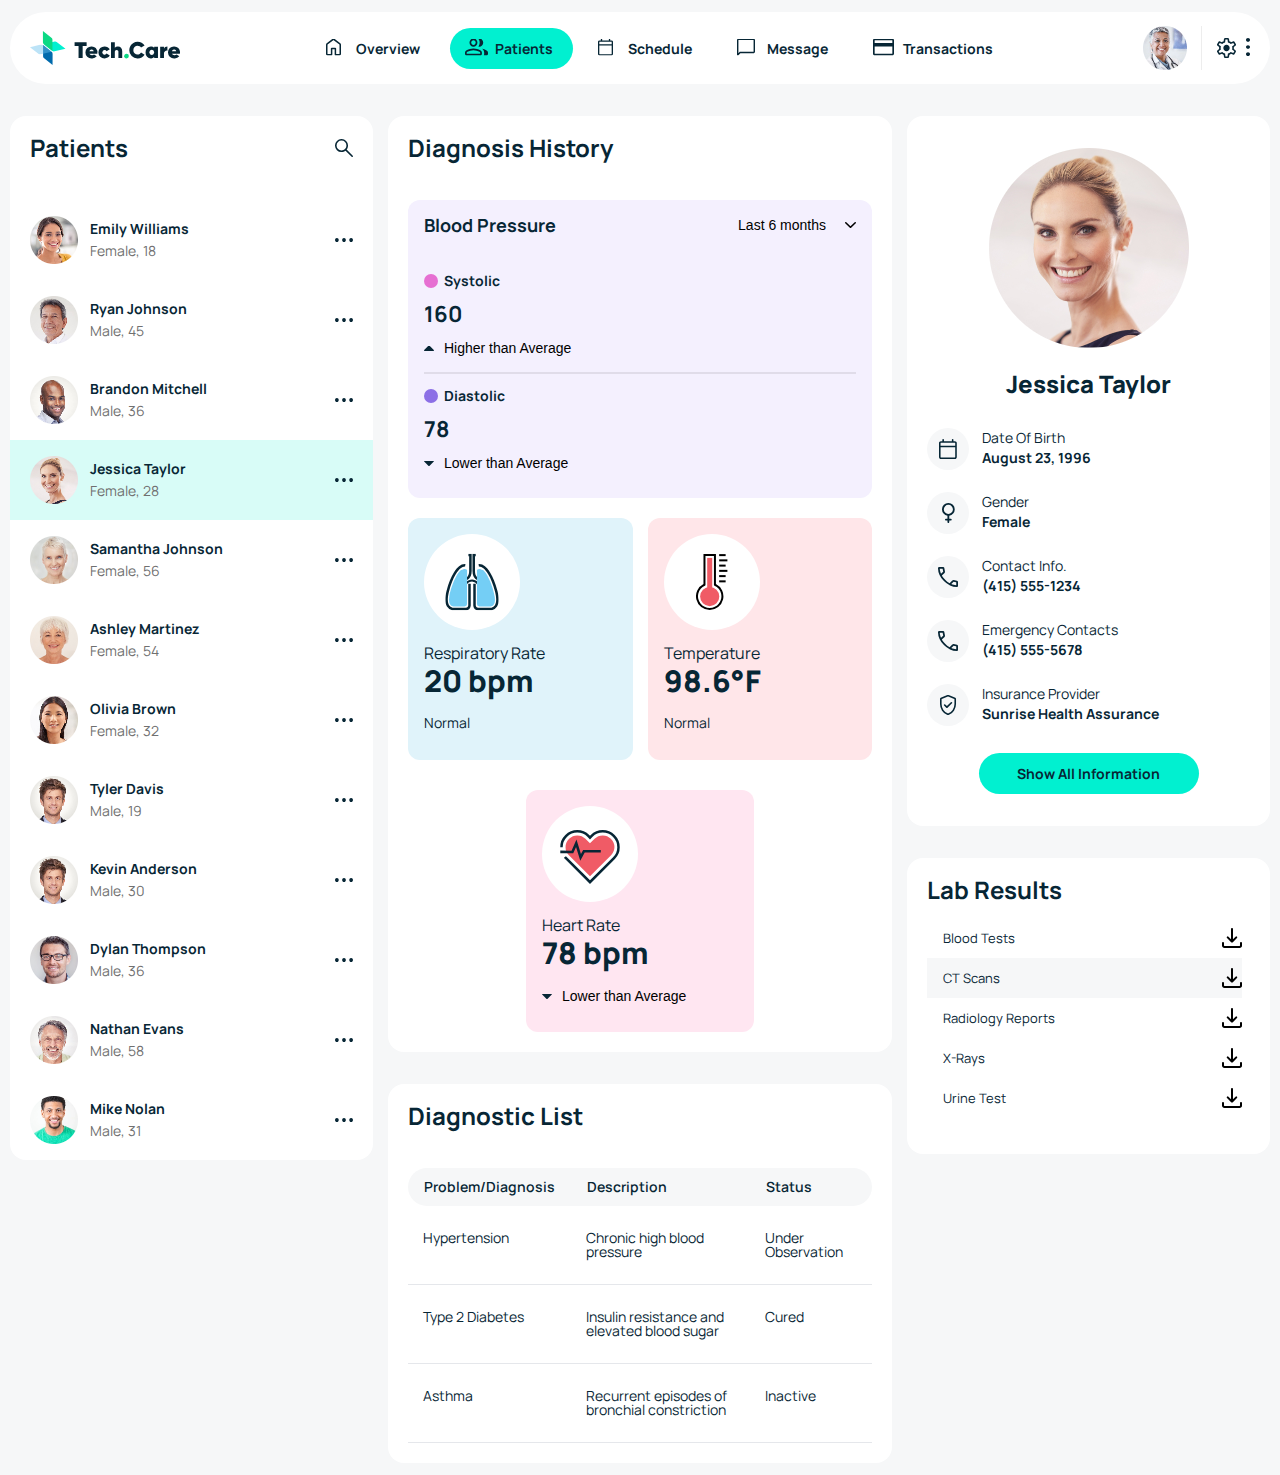
<file: Coliation-Ass/index.html>
<!DOCTYPE html>
<html class="no-js" lang="en-US">

<head>
<meta charset="utf-8">
<meta name="viewport" content="width=device-width, initial-scale=1">
<title>Canoy</title>

<link rel="stylesheet" href="css/style.css">
<link rel="stylesheet" href="css/media.css">
<link rel="stylesheet" href="css/hamburgers.min.css">

</head>
    <body class="front_page">
      <div class="healthcare_dashboard">
        <div class="wrapper">
          <!-- Header -->
            <header>
                <div class="header_con">
                  <div class="header_logo">
                    <a href="index.html"><figure><img src="images/TestLogo.svg" alt="Testlogo" /></figure>
                    </a>
                  </div>

                  <div class="header_right_holder">
                    <div class="header_right_info">
                      <div class="header_account text-hidden" id="headerAccount">
                          <figure><img src="images/senior-woman.png" alt="Doctor Smiling"></figcaption></figure>
                          <h3>Dr.Jose Simmons <span>General Practitioner</h3>
                      </div>
                      <div class="header_controls">
                          <div class="settings"><figure><img src="images/settings.svg" alt="settings"></figure></div>
                          <div class="header_more"><figure><img src="images/more-vertical.svg" alt="vertical three dots"></figure></div>
                      </div>
                    </div>
                </div>

                </div>
            </header>
          <!-- End Header -->

           <!-- Navigation -->
          <div id="nav_area">
            <div class="nav_toggle_button">
              <div class="toggle_holder">
                <div class="hamburger hamburger--spin-r">
                  <div class="hamburger-box">
                    <div class="hamburger-inner"></div>
                  </div>
                </div>
              </div>
              <div class="clearfix"></div>
            </div>

            <div class="toggle_right_nav">
              <nav class="page_nav">
                <div class="menu_slide_right">
                  <div class="toggle_holder">
                    <div class="hamburger hamburger--spin-r">
                      <div class="hamburger-box">
                        <div class="hamburger-inner"></div>
                      </div>
                    </div>
                  </div>
                  <div class="clearfix"></div>
                </div>
                  <ul>
                    <li><a href="">Overview</a></li>
                        <li class="current_page_item"><a href="">Patients</a></li>
                        <li><a href="">Schedule</a></li>
                        <li><a href="">Message</a></li>
                        <li><a href="">Transactions</a></li>
                  </ul>
              </nav>
              <div class="toggle_nav_close"></div>
            </div>
          </div>

          <div id="dashboard">
              <div class="dashboard_con">
                    <div class="dashboard_flexbox">

                        <div class="sidebar_left_con">
                              <div class="patients_info">
                                  <h2 class="heading_rep">Patients</h2>
                                  <span class="search"></span>
                              </div>

                              <div class="patients_boxes">
                                  <section>
                                    <div class="patient_box_info">
                                      <figure> <img src="images/1.png" alt="Emily"></img></figure>
                                      <h3>Emily Williams <span class="age">Female, 18</span></h3>
                                      <div class="patient_more"></div>
                                    </div>
                                    <a href="javascript:;"></a>
                                  </section>

                                  <section>
                                    <div class="patient_box_info">
                                      <figure> <img src="images/2.png" alt="Ryan"></img></figure>
                                      <h3>Ryan Johnson <span class="age">Male, 45</span></h3>
                                      <div class="patient_more"></div>
                                    </div>
                                    <a href="javascript:;"></a>
                                  </section>

                                  <section>
                                    <div class="patient_box_info">
                                      <figure> <img src="images/3.png" alt="Brandon"></img></figure>
                                      <h3>Brandon Mitchell  <span class="age">Male, 36</span></h3>
                                      <div class="patient_more"></div>
                                    </div>
                                    <a href="javascript:;"></a>
                                  </section>

                                  <section class="current_patient_select">
                                    <div class="patient_box_info">
                                      <figure> <img src="images/4.png" alt="Jessica"></img></figure>
                                      <h3>Jessica Taylor <span class="age">Female, 28</span></h3>
                                      <div class="patient_more"></div>
                                    </div>
                                    <a href="javascript:;"></a>
                                  </section>

                                  <section>
                                    <div class="patient_box_info">
                                      <figure> <img src="images/5.png" alt="Samantha"></img></figure>
                                      <h3>Samantha Johnson <span class="age">Female, 56</span></h3>
                                      <div class="patient_more"></div>
                                    </div>
                                    <a href="javascript:;"></a>
                                  </section>

                                  <section>
                                    <div class="patient_box_info">
                                      <figure> <img src="images/6.png" alt="Ashley"></img></figure>
                                      <h3>Ashley Martinez<span class="age">Female, 54</span></h3>
                                      <div class="patient_more"></div>
                                    </div>
                                    <a href="javascript:;"></a>
                                  </section>

                                  <section>
                                    <div class="patient_box_info">
                                      <figure> <img src="images/7.png" alt="Olivia"></img></figure>
                                      <h3>Olivia Brown <span class="age">Female, 32</span></h3>
                                      <div class="patient_more"></div>
                                    </div>
                                    <a href="javascript:;"></a>
                                  </section>
                                  
                                  <section>
                                    <div class="patient_box_info">
                                      <figure> <img src="images/8.png" alt="Tyler"></img></figure>
                                      <h3>Tyler Davis<span class="age">Male, 19</span></h3>
                                      <div class="patient_more"></div>
                                    </div>
                                    <a href="javascript:;"></a>
                                  </section>
                                  
                                  <section>
                                    <div class="patient_box_info">
                                      <figure> <img src="images/8.png" alt="Kevin"></img></figure>
                                      <h3>Kevin Anderson <span class="age">Male, 30</span></h3>
                                      <div class="patient_more"></div>
                                    </div>
                                    <a href="javascript:;"></a>
                                  </section>
                                  
                                  <section>
                                    <div class="patient_box_info">
                                      <figure> <img src="images/10.png" alt="Dylan"></img></figure>
                                      <h3>Dylan Thompson <span class="age">Male, 36</span></h3>
                                      <div class="patient_more"></div>
                                    </div>
                                    <a href="javascript:;"></a>
                                  </section>
                                  
                                  <section>
                                    <div class="patient_box_info">
                                      <figure> <img src="images/11.png" alt="Nathaniel"></img></figure>
                                      <h3>Nathan Evans <span class="age">Male, 58</span></h3>
                                      <div class="patient_more"></div>
                                    </div>
                                    <a href="javascript:;"></a>
                                  </section>
                                  
                                  <section>
                                    <div class="patient_box_info">
                                      <figure> <img src="images/12.png" alt="Mike"></img></figure>
                                      <h3>Mike Nolan <span class="age">Male, 31</span></h3>
                                      <div class="patient_more"></div>
                                    </div>
                                    <a href="javascript:;"></a>
                                  </section>
                                  
                              </div>
                        </div>

                        <div class="diagnosis_con">
                              <div class="diagnosis_history_box">
                                  <div class="diagnosis_history_info">
                                      <h2 class="heading_rep">Diagnosis History</h2>
                                  </div>
                            

                              <div class="diagnosis_chart_con">
                                  <div class="diagnosis_chart_box">
                                        <div class="diagnosis_chart_box_info">
                                            <h2>Blood Pressure</h2>
                                            <div class="diagnosis_chart_dropdown">
                                              <select name="months" id="months">
                                              <option value="">Last 6 months</option>
                                              <option value="">Last 1 Year</option>
                                              <option value="">Last 2 Years</option>
                                            </select>
                                            </div>
                                        </div>

                                          <div class="diagnosis_right_boxes_info">
                                            <section class="diagnosis_box1">
                                                <h3>Systolic</h3>
                                                <q>160</q>
                                              <div class="diagnosis_right_boxes_info_dropdown">
                                                <select name="" id="">
                                                <option value="">Higher than Average</option>
                                                <option value="">Lower than Average</option>
                                                </select>
                                              </div>
                                            </section>

                                            <section class="diagnosis_box2">
                                                <h3>Diastolic</h3>
                                                <q>78</q>
                                                <div class="diagnosis_right_boxes_info_dropdown">
                                                <select name="" id="">
                                                <option value="">Lower than Average</option>
                                                <option value="">Higher than Average</option>
                                                </select>
                                              </div>
                                            </section>
                                          </div>
                                        
                                  </div>
                              </div>

                              <div class="diagnosis_vitals_boxes">
                                  <section class="diagnosis_vitals_box1">
                                        <h2><small>Respiratory Rate</small> 20 bpm</h2>
                                        <div class="vitals">
                                            <span>Normal</span>
                                        </div>
                                  </section>

                                   <section class="diagnosis_vitals_box2">
                                        <h2><small>Temperature</small> 98.6°F</h2>
                                        <div class="vitals">
                                            <span>Normal</span>
                                        </div>
                                  </section>

                                   <section class="diagnosis_vitals_box3">
                                        <h2><small>Heart Rate</small> 78 bpm</h2>
                                        <div class="vitals vitals_average">
                                            <select name="average" id="average">
                                              <option value="">Lower than Average</option>
                                              <option value="">Higher than Average</option>
                                            </select>
                                        </div>
                                  </section>
                              </div>
                            </div>

                           <div class="diagnosis_list_table_card">
                                <h2 class="table-title">Diagnostic List</h2>

                                <table class="diagnostic_list_table">
                                  <thead>
                                    <tr>
                                      <th>Problem/Diagnosis</th>
                                      <th>Description</th>
                                      <th>Status</th>
                                    </tr>
                                  </thead>
                                  <tbody>
                                    <tr>
                                      <td data-label="Problem/Diagnosis">Hypertension</td>
                                      <td data-label="Description">Chronic high blood pressure</td>
                                      <td data-label="Status"><span class="observation">Under Observation</span></td>
                                    </tr>
                                    <tr>
                                      <td data-label="Problem/Diagnosis">Type 2 Diabetes</td>
                                      <td data-label="Description">Insulin resistance and elevated blood sugar</td>
                                      <td data-label="Status"><span class="cured">Cured</span></td>
                                    </tr>
                                    <tr>
                                      <td data-label="Problem/Diagnosis">Asthma</td>
                                      <td data-label="Description">Recurrent episodes of bronchial constriction</td>
                                      <td data-label="Status"><span class="inactive">Inactive</span></td>
                                    </tr>
                                  </tbody>
                                </table>
                              </div>
                        </div>

                        <div class="sidebar_right_con">
                            <div class="profile_information_con">
                              <div class="profile_info">
                                  <figure><img src="images/profile_img.png" alt="Jessica Taylor"></figure>
                                  <h2 class="profile_name">Jessica Taylor</h2>
                                  <ul>
                                    <li><q>Date Of Birth</q> <span>August 23, 1996</span></li>
                                    <li><q>Gender</q> <span>Female</span></li>
                                    <li><q>Contact Info.</q> <span><a href="tel:4155551234"><mark>(415) 555-1234</mark></a></span></li>
                                    <li><q>Emergency Contacts</q> <span><a href="tel:4155555678"><mark>(415) 555-5678</mark></a></span></li>
                                    <li><q>Insurance Provider</q> <span>Sunrise Health Assurance</span></li>
                                  </ul>

                                  <div class="profile_button">
                                    <a href="javascript:;">Show All Information</a>
                                  </div>
                              </div>
                            </div>
                            
                            <div class="lab_result_con">
                                <div class="lab_result_info">
                                    <h2 class="heading_rep">Lab Results</h2>
                                    <ul class="lab_result_list">
                                      <li>Blood Tests <a href="javascript:;" download=""></a></li>
                                      <li class="current_active_list">CT Scans <a href="javascript:;" download=""></a></li>
                                      <li>Radiology Reports <a href="javascript:;" download=""></a></li>
                                      <li>X-Rays <a href="javascript:;" download=""></a></li>
                                      <li>Urine Test <a href="javascript:;" download=""></a></li>
                                    </ul>
                                </div>
                            </div>
                        </div>
                    </div>
              </div>
          </div>

        </div>
    </div>


    <!-- Script -->
  <script src="js/modernizr-custom-v2.7.1.min.js"></script>
  <script src="js/jquery-3.5.0.min.js"></script>
  <script src="js/jquery-migrate-1.4.1.min.js"></script>
  <script src="js/jquery.easing.1.3.js"></script>
  <script src="js/plugins.js"></script>
</body>
</html>
</file>
<file: Coliation-Ass/css/style.css>
/*Fonts Used*/
@import url('https://fonts.googleapis.com/css2?family=Manrope:wght@200..800&display=swap');

:root{
    --heading: "Manrope", sans-serif;
    --bodySize: 14px;
    --bodyColor: #072635;
}

*, *:before, *:after { box-sizing: border-box; -moz-box-sizing: border-box; image-rendering: -webkit-optimize-contrast;}

html, body, div, span, applet, object, iframe, h1, h2, h3, h4, h5, h6, p, blockquote, pre, a, abbr, acronym, address, big, cite, code, del, dfn, em, img, ins, kbd, q, s, samp, small, strike, strong, sub, sup, tt, var, b, u, i, center, dl, dt, dd, ol, ul, li, fieldset, form, label, legend, table, caption, tbody, tfoot, thead, tr, th, td, article, aside, canvas, details, embed,  figure, figcaption, footer, header, hgroup,  menu, nav, output, ruby, section, summary, time, mark, audio, video {margin: 0;padding: 0;border: 0;font-size: 100%;font: inherit;vertical-align: baseline; -webkit-text-size-adjust: 100%;}

/* HTML5 display-role reset for older browsers */

article, aside, details, figcaption, figure,
footer, header, hgroup, menu, nav, section {display: block;}
body {line-height: 1;}
ul {list-style: none;}
blockquote, q {quotes: none;}
blockquote:before, blockquote:after,
q:before, q:after {content: '';content: none;}
table {border-collapse: collapse;border-spacing: 0;}
button, html input[type=button], input[type=reset], input[type=submit] { -webkit-appearance: button; cursor: pointer; }
input:not([type='radio']):not([type='checkbox']), textarea, select{-webkit-appearance: none;}
form, label {-webkit-text-size-adjust: 100%;}
mark {background-color: transparent;color:inherit;}
/* end reset */

/*preset*/
body{max-width: 1920px; margin: 0 auto; background: #F6F7F8; font-family: var(--heading); font-size: var(--bodySize); color: var(--bodyColor);}
body.active{overflow: hidden;width:100%;height:100%;position:fixed!important;}
a{ text-decoration:none; -webkit-transition: all .3s linear;transition: all .3s linear;}
img{max-width: 100%; vertical-align: top; image-rendering: -webkit-optimize-contrast;}
textarea { resize:vertical; }
iframe{ border: none; width: 100%;}
ul, h1, h2, h3, h4{ margin:0; padding:0; list-style:none; }
strong , b{ font-weight: bold;}
em, i{font-style: italic;}
input[type="submit"]{cursor: pointer;}
a[href^="tel:"]{color: inherit!important; text-decoration: none;}

/*end preset*/

.wrapper{ width:100%; max-width:1564px; margin:0 auto; position:relative;}

/* Repeated Styles*/

.heading_rep{
  font-size: 24px;
  font-weight: 700;
}


.healthcare_dashboard {
  padding-block: 12px;
  padding-inline: 10px;
  position: relative;
}

/*header*/
header{ 
    background: #fff;
    position: relative;
    border-radius: 100vw;
}
.header_con{
    min-height:72px;
    padding:0 32px;
    display: flex;
    justify-content: space-between;
    column-gap: 15px;
    align-items: center;
}
.main_logo{ position: absolute;
    width: 100%;
    max-width: 400px;
    left: 0;
    top: 50%;
    transform: translatey(-50%);
}

.main_logo img{ }
.header_right_info{
    display: flex;
    align-items: center;
    gap: 30px;
}
.header_account{
    position: relative;
    display: flex;
    align-items: center;
    gap: 10px;
}
.header_account:after{
    content:'';
    width: 1px;
    height: 100%;
    position: absolute;
    top: 0;
    right: -15px;
    background: #EDEDED;
}
.header_account figure{}

.header_account h3{
    font-weight: 700;
    line-height: 19px;
}

.header_account h3 span{
    display: block;
    font-weight: 400;
    color: #707070;
}
.header_controls{
    display: flex;
    gap: 10px;
}
.header_controls .settings, .header_controls .header_more{
    cursor: pointer;
}
/*end header*/

/*nav*/
.page_nav {
    position: relative;
}
.page_nav ul{
  display: flex;
  justify-content: center;
  gap: 10px;
}
.page_nav ul li{
    position:relative;
}
.page_nav ul li a{
    display:block; 
    color:#072635; 
    font-weight: 700;
    line-height: 41px;
    padding-inline: 45px 20px;
    border-radius: 100vw;
}
.page_nav ul li a:before{
    position: absolute;
    top: 54%;
    left: 15px;
    transform: translateY(-50%);
}
.page_nav ul li:first-child a:before{
    content:url(../images/home.svg);
}
.page_nav ul li:nth-child(2) a:before{
    content:url(../images/group.svg);
}
.page_nav ul li:nth-child(3) a:before{
    content:url(../images/calendar.svg);
}
.page_nav ul li:nth-child(4) a:before{
    content:url(../images/chat_bubble.svg);
}
.page_nav ul li:last-child a:before{
    content:url(../images/credit_card.svg);
}
.page_nav ul li a:hover, .page_nav ul li a:active, .page_nav ul li.current_page_item > a{
    background: #01F0D0;
}

/* Navigation bar icon */
.nav_toggle_button{
  display:none; 
  text-align:left;
  position:relative;}
.nav_toggle_button.active {
  opacity:1;
}
.nav_toggle_button i{
  cursor: pointer;
}

/*Burger Color*/
.nav_toggle_button .toggle_holder{
 position: relative;
}
.nav_toggle_button .hamburger{}
.nav_toggle_button .hamburger-inner, .nav_toggle_button .hamburger-inner:before, .nav_toggle_button .hamburger-inner:after{
  background:#01F0D0;
}

/* Default Responsive Style for Toggle Swipe Right */
.menu_slide_right {
  display: none;
}

/*Responsive burger and color*/
.menu_slide_right .hamburger-inner, .menu_slide_right .hamburger-inner:before, .menu_slide_right .hamburger-inner:after{
  background:#01F0D0;
}
.menu_slide_right .toggle_holder{
  position: absolute;
  top: 55%;
  right: 10px;
  transform: translateY(-50%);
}

#dashboard {
  position: relative;
  margin-top: 32px;
}
.dashboard_con {
  min-height: 1054px;
  padding: 0 0 0;
}
.sidebar_left_con {
  position: relative;
  width: 100%;
  max-width: 367px;
  border-radius: 16px;
  background: #fff;
}
.dashboard_flexbox {
  display: flex;
  justify-content: space-between;
  gap: 15px;
  align-items: start;
}
.diagnosis_con {
  width: 100%;
  max-width: 766px;
  position: relative;
}
.sidebar_right_con {
  position: relative;
  width: 100%;
  max-width: 367px;
}
.patients_info {
  display: flex;
  justify-content: space-between;
  align-items: center;
  gap: 15px;
  padding: 20px 20px 0;
}
.patients_info span {
  display: block;
  background: url(../images/search.svg) no-repeat;
  width: 18px;
  aspect-ratio: 1/1;
  cursor: pointer;
}

.patients_boxes {
  position: relative;
  margin-top: 40px;
}

.patients_boxes section {
  padding: 16px 20px;
  position: relative;
}

.patients_boxes section h3 {
  font-weight: 700;
  line-height: 22px;
}
.patients_boxes section h3 span {
  display: block;
  font-weight: 400;
  color: #707070;
}
.patients_boxes section figure {
  width: fit-content;
  max-width: 100%;
}
.patients_boxes section .patient_box_info {
  display: flex;
  align-items: center;
  justify-content: start;
  gap: 12px;
  position: relative;
}

.patients_boxes section a{
   position: absolute; 
   inset: 0;
}
.patients_boxes section:hover, .patients_boxes section:active, .patients_boxes section.current_patient_select{
  background: #D8FCF7;
}
.patients_boxes section .patient_more {
  display: block;
  background: url(../images/more-horizontal.svg) no-repeat;
  width: 18px;
  height: 4px;
  position: absolute;
  right: 0;
  top: 50%;
  transform: translateY(-50%);
}

.diagnosis_history_box {
  width: 100%;
  max-width: 766px;
  min-height: 673px;
  background: #fff;
  padding: 20px;
  border-radius: 16px;
}

.diagnosis_chart_con {
  width: 100%;
  position: relative;
  min-height: 298px;
  margin-block: 40px 20px;
  padding: 16px;
  background: #F4F0FE;
  border-radius: 12px;
}
.diagnosis_chart_box_info {
  display: flex;
  justify-content: space-between;
  align-items: center;
  gap: 10px;
  width: 100%;
  max-width: 460px;
}
.diagnosis_chart_dropdown{
    position: relative;
    width: 100%;
    max-width: 118px;
    text-align: left;
}
.diagnosis_chart_box_info .diagnosis_chart_dropdown:before{
    content: '';
    background:url(../images/expand_dropdown.svg) no-repeat;
    width: 11px;
    height: 6px;
    position: absolute;
    top: 50%;
    right: 0;
    transform: translateY(-50%);
}
.diagnosis_chart_box_info select {
  border: none;
  background: transparent;
  position: relative;
  font-size: 14px;
  font-weight: 400;
}
.diagnosis_chart_box {
    display: flex;
    justify-content: space-between;
    gap: 15px;
    align-items: start;
}
.diagnosis_chart_box_info h2 {
  font-size: 18px;
  font-weight: 700;
}

.diagnosis_right_boxes_info {
  width: 100%;
  max-width: 260px;
  position: relative;
  display: flex;
  flex-direction: column;
  row-gap: 33px;
}
.diagnosis_right_boxes_info::before {
content: '';
position: absolute;
top: 50%;
left: 0;
transform: translateY(-50%);
background: #CBC8D4;
width: 100%;
height: 1px;
}
.diagnosis_right_boxes_info section h3 {
  font-size: 14px;
  font-weight: 700;
  padding-left: 20px;
  position: relative;
}
.diagnosis_right_boxes_info section h3:before {
  content: '';
  width: 14px;
  aspect-ratio: 1/1;
  border-radius: 100vw;
  position: absolute;
  left: 0;
  top: 0;
}

.diagnosis_right_boxes_info section:first-child h3:before{
    background: #E66FD2;
}
.diagnosis_right_boxes_info section:last-child h3:before{
    background: #8C6FE6;
}

.diagnosis_right_boxes_info section q {
  font-size: 22px;
  font-weight: 700;
  display: block;
  margin-block: 15px;
}
.diagnosis_right_boxes_info section .diagnosis_right_boxes_info_dropdown {

  position: relative;
}
.diagnosis_right_boxes_info section .diagnosis_right_boxes_info_dropdown:before{
    content: '';
    width: 10px;
    height: 5px;
    position: absolute;
    left: 0;
    top: 50%;
    transform: translateY(-50%);
    pointer-events: none;
}

.diagnosis_right_boxes_info section:first-child .diagnosis_right_boxes_info_dropdown:before{
 background: url(../images/ArrowUp.svg) no-repeat;
}

.diagnosis_right_boxes_info section:last-child .diagnosis_right_boxes_info_dropdown:before{
 background: url(../images/ArrowDown.svg) no-repeat;
}
.diagnosis_right_boxes_info section .diagnosis_right_boxes_info_dropdown select {
  background: transparent;
  border: none;
  padding: 0;
  font-size: 14px;
  padding-left: 20px;
  cursor: pointer;
}

.diagnosis_vitals_boxes {
  display: flex;
  justify-content: space-between;
  gap: 30px 10px;
  flex-wrap: wrap;
}

.diagnosis_vitals_boxes section {
  width: 32%;
  max-width: 228px;
  min-height: 242px;
  position: relative;
  border-radius: 12px;
  padding: 16px;
}
.diagnosis_vitals_boxes section:first-child {
    background:#E0F3FA;
}
.diagnosis_vitals_boxes section:nth-child(2) {
    background:#FFE6E9;
}
.diagnosis_vitals_boxes section:last-child {
    background:#FFE6F1;
}
.diagnosis_vitals_boxes section h2 {
  color: #072635;
  font-size: 30px;
  font-weight: 900;
  margin-bottom: 20px;
}
.diagnosis_vitals_boxes section h2 small {
  display: block;
  font-size: 16px;
  font-weight: 400;
  margin-bottom: 5px;
}

.diagnosis_vitals_boxes section h2:before{
    content: '';
    display: block;
    margin-bottom: 15px;;
    width: 96px;
    aspect-ratio: 1/1;
}

.diagnosis_vitals_boxes section:first-child h2:before{
    background: url(../images/respiratory.svg);
}

.diagnosis_vitals_boxes section:nth-child(2) h2:before{
    background: url(../images/temperature.svg);
}

.diagnosis_vitals_boxes section:last-child h2:before{
    background: url(../images/HeartBPM.svg);
}

.diagnosis_vitals_boxes section .vitals{
    position: relative;
}

.diagnosis_vitals_boxes section .vitals select{
    background: transparent;
    border: none;
    padding: 0;
    padding-left: 0px;
    font-size: 14px;
    padding-left: 20px;
    cursor: pointer;
}

.diagnosis_vitals_boxes section .vitals_average:before{
    content:'';
    background: url(../images/ArrowDown.svg) no-repeat;
    width: 10px;
    height: 5px;
    position: absolute;
    left: 0;
    top: 50%;
    transform: translateY(-50%);
    pointer-events: none;
}

.diagnosis_list_table_card {
  position: relative;
  margin-top: 32px;
  padding: 20px;
  background: #fff;
  border-radius: 16px;
  overflow: auto;
}

.diagnosis_list_table_card  .table-title {
    font-size: 24px;
    font-weight: 700;
}

.diagnosis_list_table_card  table {
    width: 100%;
    border-collapse: separate; 
    border-spacing: 0; 
    margin-top: 40px;
}

.diagnosis_list_table_card  thead {
   position: relative;
   isolation: isolate;
}

.diagnosis_list_table_card thead:before{
    content: '';
    background: #F6F7F8;
    width: 100%;
    height: 100%;
    position: absolute;
    z-index: -1;
    border-radius: 100vw;
}

.diagnosis_list_table_card  thead th {
    text-align: left;
    padding: 12px 16px;
    font-size: 14px;
    font-weight: 600;
    color: #072635;
}

.diagnosis_list_table_card tbody td {
    padding: 25px 15px;
    border-bottom: 1px solid #e5e7eb;
}

.profile_information_con {
  position: relative;
  padding: 32px 20px;
  background: #fff;
  border-radius: 16px;
}
.profile_info figure {
  width: fit-content;
  max-width: 100%;
  margin: 0 auto 24px;
}
.profile_info h2 {
  text-align: center;
  font-size: 24px;
  font-weight: 900;
}
.profile_info ul {
  position: relative;
  margin-top: 32px;
  display: flex;
  flex-direction: column;
  gap: 24px 0;
}
.profile_info ul li {
  position: relative;
  line-height: 20px;
  padding-left: 55px;
}
.profile_info ul li:before{
  content: '';
  position: absolute;
  top: 0;
  left: 0;
  width: 46px;
  aspect-ratio: 1/1;
}
.profile_info ul li:first-child:before{background: url(../images/BirthIcon.svg) no-repeat;}
.profile_info ul li:nth-child(2):before{background: url(../images/FemaleIcon.svg) no-repeat;}
.profile_info ul li:nth-child(3):before{background: url(../images/PhoneIcon.svg) no-repeat;}
.profile_info ul li:nth-child(4):before{background: url(../images/PhoneIcon.svg) no-repeat;}
.profile_info ul li:last-child:before{background: url(../images/InsuranceIcon.svg) no-repeat;}
.profile_info ul li q {
  display: block;
}
.profile_info ul li span {
  font-weight: 700;
}

.profile_button {
  width: fit-content;
  margin: 29px auto 0;
}
.profile_button a {
  width: 220px;
  line-height: 41px;
  display: block;
  position: relative;
  background: #01F0D0;
  text-align: center;
  border-radius: 100vw;
  color: var(--bodyColor);
  font-weight: 700;
}

.profile_button a:hover {
color: #fff;
}

.lab_result_con {
  position: relative;
  width: 100%;
  min-height: 296px;
  padding: 20px;
  margin-top: 32px;
  border-radius: 16px;
  background: #fff;
}
.lab_result_info ul {
  width: 100%;
  max-width: 315px;
  margin-top: 16px;
  position: relative;
}
.lab_result_info ul  li {
  line-height: 40px;
  font-size: 13px;
  padding-inline: 16px;
  position: relative;
}

.lab_result_info ul  li a{
  position: absolute;
  top: 50%;
  right: 0;
  transform: translateY(-50%);
  background: url(../images/download.svg) no-repeat;
  width: 20px;
  height: 20px;
  display: block;
}

.lab_result_info ul li:hover, .lab_result_info ul li:active, .lab_result_info ul li.current_active_list{
  background: #F6F7F8;
}
</file>
<file: Coliation-Ass/css/media.css>
/* Large Tablet Devices */
@media only screen
and (max-width : 1600px) {
}

@media only screen
and (max-width : 1500px) {
}


@media only screen
and (max-width : 1400px) {
  .header_account{cursor: pointer;}
  .header_account h3{
    display: block;
    position: absolute;
    top:100%;
    padding: 5px 10px;
    right: -30%;
    width: 170px;
    background: #fff;
    z-index: 1;
    border-radius: 12px;
    box-shadow: 0 0 5px rgba(0 0 0/0.2);
  }
  .header_account.text-hidden h3 {
      display: none;
      pointer-events: none;
  }

  .diagnosis_vitals_boxes{
    justify-content: space-evenly;
    gap:30px 15px;
  }
  .diagnosis_vitals_boxes section{
    flex-grow: 1;
  }

  .sidebar_left_con {
    width: 72%;
  }

  .sidebar_right_con {
    width: 72%;
  }

  .diagnosis_chart_box {
    flex-direction: column;
    row-gap: 40px;
  }
  .diagnosis_chart_box_info {
    max-width: 100%;
  }
  .diagnosis_right_boxes_info {
    max-width: 100%;
  }
}

@media only screen
and (max-width : 1300px) {
.header_logo {
  width: 100%;
  max-width: 150px;
}
  .header_con {
  padding: 0 20px;
}
 
}
@media only screen
and (max-width : 1200px) {
.page_nav ul li a{
  font-size: 13px;
}
}
@media only screen
and (max-width : 1100px) {
  html, body{
    -webkit-touch-callout: none;
    -webkit-user-select: none; /* Webkit */
    -moz-user-select: none;    /* Firefox */
    -ms-user-select: none;     /* IE 10  */
  }

  .header_logo {
    max-width: 120px; 
  }
}

@media only screen
and (max-width : 1024px) {
 
}

@media only screen
and (max-width : 1000px) {
  .healthcare_dashboard {
    padding: 0;
  }
  header {
    border-radius: unset;
    padding: 25px 15px;
  }
  .header_con{
    padding: 0;
  }
  .header_logo {
    max-width: fit-content;
  }
  .page_nav ul {
    justify-content: space-between;
  }
  .page_nav {
    padding: 25px 15px;
  }

  .dashboard_flexbox {
  gap: 40px 15px;
  flex-wrap: wrap;
  justify-content: center;
  }
  .dashboard_con {
  min-height: 0;
  padding: 0 15px 25px;
  }
  .sidebar_left_con {
  order: 1;
  }
  .sidebar_right_con {
  order: 2;
  }
  .diagnosis_con {
  max-width: 100%;
  order: 3;
  }
  .diagnosis_history_box {
  max-width: 100%;
  min-height: 0;
  }
}


@media only screen
and (max-width : 800px) {

  .header_right_holder {
  display: flex;
  align-items: center;
  gap: 15px;
  }

  .page_nav{padding: 0;}

  .page_nav ul {
    display:grid;
    grid-auto-flow: column;
    grid-template-rows: repeat(2,1fr);
    grid-gap: 15px 5px;
  }

   .nav_toggle_button{
    display:block;
    position:relative;
  }
  

    /* Toggle Style */
  .toggle_right_nav {position: fixed;width:100%;height: auto;z-index: 1000;visibility: hidden; left: 0; top: 123px;}
  .toggle_nav_close {position: absolute; top: 0; left: 0; width: 100%; height: 100%; z-index: 2;pointer-events: none;}
  .toggle_right_cont {visibility: visible;background: rgba(255,255,255,0.9);z-index: 5; position: absolute; right: 0; left: 0; top: 124px;}
  nav.toggle_right_style {}
  .logo_slide_right {display:block;float:left;width: calc(100% - 90px);}
  .menu_slide_right .toggle_holder{transform: unset;top: -100px; right: 0;}
  .menu_slide_right small{display: none;}
  .hamburger-inner, .hamburger-inner::before, .hamburger-inner::after { width: 30px; }
  .menu_slide_right {display: block;text-align: left;padding: 0;background: var(--black);position: relative;}
  .toggle_right_nav .hamburger-box{width: 30px;line-height: 100%;}
  .toggle_right_nav .hamburger-inner, .toggle_right_nav .hamburger-inner::before, .toggle_right_nav .hamburger-inner::after { width: 30px; }
  .toggle_right_nav  .page_nav{padding: 25px 15px;}
  
   /* hamburger button */
  .nav_toggle_button small{display: none;}
  .nav_toggle_button .hamburger-inner:before, .nav_toggle_button .hamburger-inner:after{width: 30px; left:50%; transform:translateX(-50%);}
  .nav_toggle_button .hamburger--spin-r.is-active .hamburger-inner{display: none;}
  .nav_toggle_button .hamburger-inner, .nav_toggle_button .hamburger-box{width: 23px;}
  .nav_toggle_button.active .hamburger-inner::after, .nav_toggle_button.active .hamburger-inner::before{width: 28px;}
  .menu_slide_right small{display: none;}
  
  
}

/* Smartphones */
@media only screen
and (max-width : 600px) {
  .header_logo {
    max-width: 150px;
  }

  .page_nav ul {
    grid-auto-flow: row;
    grid-template-columns: repeat(1,1fr);
  }

  .sidebar_left_con {
    width: 100%;
    max-width: 100%;
  }
  .sidebar_right_con{
    width: 100%;
    max-width: 100%;
  }
  .diagnosis_vitals_boxes {
    flex-direction: column;
    align-items: center;
  }
  .diagnosis_vitals_boxes section {
    flex-grow: unset;
    width: 100%;
  }
  .lab_result_con{
    width: 100%;
    max-width: 100%;
  }
  .lab_result_info ul{
    max-width: 100%;
  }
}

@media only screen
and (max-width : 500px) {

}
</file>
<file: Coliation-Ass/css/hamburgers.min.css>
/*!
 * Hamburgers
 */.hamburger{display:inline-block;cursor:pointer;transition-property:opacity,filter;transition-duration:.15s;transition-timing-function:linear;font:inherit;color:inherit;text-transform:none;background-color:transparent;border:0;margin:0;overflow:visible}.hamburger-box{width:45px;height:24px;display:inline-block;position:relative}.hamburger-inner{display:block;top:50%;margin-top:-2px}.hamburger-inner,.hamburger-inner::before,.hamburger-inner::after{width:45px;height:4px;background-color:#fff;border-radius:4px;position:absolute;transition-property:transform;transition-duration:.15s;transition-timing-function:ease}.hamburger-inner::before,.hamburger-inner::after{content:"";display:block}.hamburger-inner::before{top:-10px}.hamburger-inner::after{bottom:-10px}.hamburger--3dx .hamburger-box{perspective:80px}.hamburger--3dx .hamburger-inner{transition:transform .15s cubic-bezier(0.645,0.045,0.355,1),background-color 0s .1s cubic-bezier(0.645,0.045,0.355,1)}.hamburger--3dx .hamburger-inner::before,.hamburger--3dx .hamburger-inner::after{transition:transform 0s .1s cubic-bezier(0.645,0.045,0.355,1)}.hamburger--3dx.is-active .hamburger-inner{background-color:transparent;transform:rotateY(180deg)}.hamburger--3dx.is-active .hamburger-inner::before{transform:translate3d(0,10px,0) rotate(45deg)}.hamburger--3dx.is-active .hamburger-inner::after{transform:translate3d(0,-10px,0) rotate(-45deg)}.hamburger--3dx-r .hamburger-box{perspective:80px}.hamburger--3dx-r .hamburger-inner{transition:transform .15s cubic-bezier(0.645,0.045,0.355,1),background-color 0s .1s cubic-bezier(0.645,0.045,0.355,1)}.hamburger--3dx-r .hamburger-inner::before,.hamburger--3dx-r .hamburger-inner::after{transition:transform 0s .1s cubic-bezier(0.645,0.045,0.355,1)}.hamburger--3dx-r.is-active .hamburger-inner{background-color:transparent;transform:rotateY(-180deg)}.hamburger--3dx-r.is-active .hamburger-inner::before{transform:translate3d(0,10px,0) rotate(45deg)}.hamburger--3dx-r.is-active .hamburger-inner::after{transform:translate3d(0,-10px,0) rotate(-45deg)}.hamburger--3dy .hamburger-box{perspective:80px}.hamburger--3dy .hamburger-inner{transition:transform .15s cubic-bezier(0.645,0.045,0.355,1),background-color 0s .1s cubic-bezier(0.645,0.045,0.355,1)}.hamburger--3dy .hamburger-inner::before,.hamburger--3dy .hamburger-inner::after{transition:transform 0s .1s cubic-bezier(0.645,0.045,0.355,1)}.hamburger--3dy.is-active .hamburger-inner{background-color:transparent;transform:rotateX(-180deg)}.hamburger--3dy.is-active .hamburger-inner::before{transform:translate3d(0,10px,0) rotate(45deg)}.hamburger--3dy.is-active .hamburger-inner::after{transform:translate3d(0,-10px,0) rotate(-45deg)}.hamburger--3dy-r .hamburger-box{perspective:80px}.hamburger--3dy-r .hamburger-inner{transition:transform .15s cubic-bezier(0.645,0.045,0.355,1),background-color 0s .1s cubic-bezier(0.645,0.045,0.355,1)}.hamburger--3dy-r .hamburger-inner::before,.hamburger--3dy-r .hamburger-inner::after{transition:transform 0s .1s cubic-bezier(0.645,0.045,0.355,1)}.hamburger--3dy-r.is-active .hamburger-inner{background-color:transparent;transform:rotateX(180deg)}.hamburger--3dy-r.is-active .hamburger-inner::before{transform:translate3d(0,10px,0) rotate(45deg)}.hamburger--3dy-r.is-active .hamburger-inner::after{transform:translate3d(0,-10px,0) rotate(-45deg)}.hamburger--3dxy .hamburger-box{perspective:80px}.hamburger--3dxy .hamburger-inner{transition:transform .15s cubic-bezier(0.645,0.045,0.355,1),background-color 0s .1s cubic-bezier(0.645,0.045,0.355,1)}.hamburger--3dxy .hamburger-inner::before,.hamburger--3dxy .hamburger-inner::after{transition:transform 0s .1s cubic-bezier(0.645,0.045,0.355,1)}.hamburger--3dxy.is-active .hamburger-inner{background-color:transparent;transform:rotateX(180deg) rotateY(180deg)}.hamburger--3dxy.is-active .hamburger-inner::before{transform:translate3d(0,10px,0) rotate(45deg)}.hamburger--3dxy.is-active .hamburger-inner::after{transform:translate3d(0,-10px,0) rotate(-45deg)}.hamburger--3dxy-r .hamburger-box{perspective:80px}.hamburger--3dxy-r .hamburger-inner{transition:transform .15s cubic-bezier(0.645,0.045,0.355,1),background-color 0s .1s cubic-bezier(0.645,0.045,0.355,1)}.hamburger--3dxy-r .hamburger-inner::before,.hamburger--3dxy-r .hamburger-inner::after{transition:transform 0s .1s cubic-bezier(0.645,0.045,0.355,1)}.hamburger--3dxy-r.is-active .hamburger-inner{background-color:transparent;transform:rotateX(180deg) rotateY(180deg) rotateZ(-180deg)}.hamburger--3dxy-r.is-active .hamburger-inner::before{transform:translate3d(0,10px,0) rotate(45deg)}.hamburger--3dxy-r.is-active .hamburger-inner::after{transform:translate3d(0,-10px,0) rotate(-45deg)}.hamburger--arrow.is-active .hamburger-inner::before{transform:translate3d(-8px,0,0) rotate(-45deg) scale(0.7,1)}.hamburger--arrow.is-active .hamburger-inner::after{transform:translate3d(-8px,0,0) rotate(45deg) scale(0.7,1)}.hamburger--arrow-r.is-active .hamburger-inner::before{transform:translate3d(8px,0,0) rotate(45deg) scale(0.7,1)}.hamburger--arrow-r.is-active .hamburger-inner::after{transform:translate3d(8px,0,0) rotate(-45deg) scale(0.7,1)}.hamburger--arrowalt .hamburger-inner::before{transition:top .1s .1s ease,transform .1s cubic-bezier(0.165,0.84,0.44,1)}.hamburger--arrowalt .hamburger-inner::after{transition:bottom .1s .1s ease,transform .1s cubic-bezier(0.165,0.84,0.44,1)}.hamburger--arrowalt.is-active .hamburger-inner::before{top:0;transform:translate3d(-8px,-10px,0) rotate(-45deg) scale(0.7,1);transition:top .1s ease,transform .1s .1s cubic-bezier(0.895,0.03,0.685,0.22)}.hamburger--arrowalt.is-active .hamburger-inner::after{bottom:0;transform:translate3d(-8px,10px,0) rotate(45deg) scale(0.7,1);transition:bottom .1s ease,transform .1s .1s cubic-bezier(0.895,0.03,0.685,0.22)}.hamburger--arrowalt-r .hamburger-inner::before{transition:top .1s .1s ease,transform .1s cubic-bezier(0.165,0.84,0.44,1)}.hamburger--arrowalt-r .hamburger-inner::after{transition:bottom .1s .1s ease,transform .1s cubic-bezier(0.165,0.84,0.44,1)}.hamburger--arrowalt-r.is-active .hamburger-inner::before{top:0;transform:translate3d(8px,-10px,0) rotate(45deg) scale(0.7,1);transition:top .1s ease,transform .1s .1s cubic-bezier(0.895,0.03,0.685,0.22)}.hamburger--arrowalt-r.is-active .hamburger-inner::after{bottom:0;transform:translate3d(8px,10px,0) rotate(-45deg) scale(0.7,1);transition:bottom .1s ease,transform .1s .1s cubic-bezier(0.895,0.03,0.685,0.22)}.hamburger--arrowturn.is-active .hamburger-inner{transform:rotate(-180deg)}.hamburger--arrowturn.is-active .hamburger-inner::before{transform:translate3d(8px,0,0) rotate(45deg) scale(0.7,1)}.hamburger--arrowturn.is-active .hamburger-inner::after{transform:translate3d(8px,0,0) rotate(-45deg) scale(0.7,1)}.hamburger--arrowturn-r.is-active .hamburger-inner{transform:rotate(-180deg)}.hamburger--arrowturn-r.is-active .hamburger-inner::before{transform:translate3d(-8px,0,0) rotate(-45deg) scale(0.7,1)}.hamburger--arrowturn-r.is-active .hamburger-inner::after{transform:translate3d(-8px,0,0) rotate(45deg) scale(0.7,1)}.hamburger--boring .hamburger-inner,.hamburger--boring .hamburger-inner::before,.hamburger--boring .hamburger-inner::after{transition-property:none}.hamburger--boring.is-active .hamburger-inner{transform:rotate(45deg)}.hamburger--boring.is-active .hamburger-inner::before{top:0;opacity:0}.hamburger--boring.is-active .hamburger-inner::after{bottom:0;transform:rotate(-90deg)}.hamburger--collapse .hamburger-inner{top:auto;bottom:0;transition-duration:.13s;transition-delay:.13s;transition-timing-function:cubic-bezier(0.55,0.055,0.675,0.19)}.hamburger--collapse .hamburger-inner::after{top:-20px;transition:top .2s .2s cubic-bezier(0.33333,0.66667,0.66667,1),opacity .1s linear}.hamburger--collapse .hamburger-inner::before{transition:top .12s .2s cubic-bezier(0.33333,0.66667,0.66667,1),transform .13s cubic-bezier(0.55,0.055,0.675,0.19)}.hamburger--collapse.is-active .hamburger-inner{transform:translate3d(0,-10px,0) rotate(-45deg);transition-delay:.22s;transition-timing-function:cubic-bezier(0.215,0.61,0.355,1)}.hamburger--collapse.is-active .hamburger-inner::after{top:0;opacity:0;transition:top .2s cubic-bezier(0.33333,0,0.66667,0.33333),opacity .1s .22s linear}.hamburger--collapse.is-active .hamburger-inner::before{top:0;transform:rotate(-90deg);transition:top .1s .16s cubic-bezier(0.33333,0,0.66667,0.33333),transform .13s .25s cubic-bezier(0.215,0.61,0.355,1)}.hamburger--collapse-r .hamburger-inner{top:auto;bottom:0;transition-duration:.13s;transition-delay:.13s;transition-timing-function:cubic-bezier(0.55,0.055,0.675,0.19)}.hamburger--collapse-r .hamburger-inner::after{top:-20px;transition:top .2s .2s cubic-bezier(0.33333,0.66667,0.66667,1),opacity .1s linear}.hamburger--collapse-r .hamburger-inner::before{transition:top .12s .2s cubic-bezier(0.33333,0.66667,0.66667,1),transform .13s cubic-bezier(0.55,0.055,0.675,0.19)}.hamburger--collapse-r.is-active .hamburger-inner{transform:translate3d(0,-10px,0) rotate(45deg);transition-delay:.22s;transition-timing-function:cubic-bezier(0.215,0.61,0.355,1)}.hamburger--collapse-r.is-active .hamburger-inner::after{top:0;opacity:0;transition:top .2s cubic-bezier(0.33333,0,0.66667,0.33333),opacity .1s .22s linear}.hamburger--collapse-r.is-active .hamburger-inner::before{top:0;transform:rotate(90deg);transition:top .1s .16s cubic-bezier(0.33333,0,0.66667,0.33333),transform .13s .25s cubic-bezier(0.215,0.61,0.355,1)}.hamburger--elastic .hamburger-inner{top:2px;transition-duration:.275s;transition-timing-function:cubic-bezier(0.68,-0.55,0.265,1.55)}.hamburger--elastic .hamburger-inner::before{top:10px;transition:opacity .125s .275s ease}.hamburger--elastic .hamburger-inner::after{top:20px;transition:transform .275s cubic-bezier(0.68,-0.55,0.265,1.55)}.hamburger--elastic.is-active .hamburger-inner{transform:translate3d(0,10px,0) rotate(135deg);transition-delay:.075s}.hamburger--elastic.is-active .hamburger-inner::before{transition-delay:0s;opacity:0}.hamburger--elastic.is-active .hamburger-inner::after{transform:translate3d(0,-20px,0) rotate(-270deg);transition-delay:.075s}.hamburger--elastic-r .hamburger-inner{top:2px;transition-duration:.275s;transition-timing-function:cubic-bezier(0.68,-0.55,0.265,1.55)}.hamburger--elastic-r .hamburger-inner::before{top:10px;transition:opacity .125s .275s ease}.hamburger--elastic-r .hamburger-inner::after{top:20px;transition:transform .275s cubic-bezier(0.68,-0.55,0.265,1.55)}.hamburger--elastic-r.is-active .hamburger-inner{transform:translate3d(0,10px,0) rotate(-135deg);transition-delay:.075s}.hamburger--elastic-r.is-active .hamburger-inner::before{transition-delay:0s;opacity:0}.hamburger--elastic-r.is-active .hamburger-inner::after{transform:translate3d(0,-20px,0) rotate(270deg);transition-delay:.075s}.hamburger--emphatic{overflow:hidden}.hamburger--emphatic .hamburger-inner{transition:background-color .125s .175s ease-in}.hamburger--emphatic .hamburger-inner::before{left:0;transition:transform .125s cubic-bezier(0.6,0.04,0.98,0.335),top .05s .125s linear,left .125s .175s ease-in}.hamburger--emphatic .hamburger-inner::after{top:10px;right:0;transition:transform .125s cubic-bezier(0.6,0.04,0.98,0.335),top .05s .125s linear,right .125s .175s ease-in}.hamburger--emphatic.is-active .hamburger-inner{transition-delay:0s;transition-timing-function:ease-out;background-color:transparent}.hamburger--emphatic.is-active .hamburger-inner::before{left:-80px;top:-80px;transform:translate3d(80px,80px,0) rotate(45deg);transition:left .125s ease-out,top .05s .125s linear,transform .125s .175s cubic-bezier(0.075,0.82,0.165,1)}.hamburger--emphatic.is-active .hamburger-inner::after{right:-80px;top:-80px;transform:translate3d(-80px,80px,0) rotate(-45deg);transition:right .125s ease-out,top .05s .125s linear,transform .125s .175s cubic-bezier(0.075,0.82,0.165,1)}.hamburger--emphatic-r{overflow:hidden}.hamburger--emphatic-r .hamburger-inner{transition:background-color .125s .175s ease-in}.hamburger--emphatic-r .hamburger-inner::before{left:0;transition:transform .125s cubic-bezier(0.6,0.04,0.98,0.335),top .05s .125s linear,left .125s .175s ease-in}.hamburger--emphatic-r .hamburger-inner::after{top:10px;right:0;transition:transform .125s cubic-bezier(0.6,0.04,0.98,0.335),top .05s .125s linear,right .125s .175s ease-in}.hamburger--emphatic-r.is-active .hamburger-inner{transition-delay:0s;transition-timing-function:ease-out;background-color:transparent}.hamburger--emphatic-r.is-active .hamburger-inner::before{left:-80px;top:80px;transform:translate3d(80px,-80px,0) rotate(-45deg);transition:left .125s ease-out,top .05s .125s linear,transform .125s .175s cubic-bezier(0.075,0.82,0.165,1)}.hamburger--emphatic-r.is-active .hamburger-inner::after{right:-80px;top:80px;transform:translate3d(-80px,-80px,0) rotate(45deg);transition:right .125s ease-out,top .05s .125s linear,transform .125s .175s cubic-bezier(0.075,0.82,0.165,1)}.hamburger--minus .hamburger-inner::before,.hamburger--minus .hamburger-inner::after{transition:bottom .08s 0s ease-out,top .08s 0s ease-out,opacity 0s linear}.hamburger--minus.is-active .hamburger-inner::before,.hamburger--minus.is-active .hamburger-inner::after{opacity:0;transition:bottom .08s ease-out,top .08s ease-out,opacity 0s .08s linear}.hamburger--minus.is-active .hamburger-inner::before{top:0}.hamburger--minus.is-active .hamburger-inner::after{bottom:0}.hamburger--slider .hamburger-inner{top:2px}.hamburger--slider .hamburger-inner::before{top:10px;transition-property:transform,opacity;transition-timing-function:ease;transition-duration:.15s}.hamburger--slider .hamburger-inner::after{top:20px}.hamburger--slider.is-active .hamburger-inner{transform:translate3d(0,10px,0) rotate(45deg)}.hamburger--slider.is-active .hamburger-inner::before{transform:rotate(-45deg) translate3d(-5.71429px,-6px,0);opacity:0}.hamburger--slider.is-active .hamburger-inner::after{transform:translate3d(0,-20px,0) rotate(-90deg)}.hamburger--slider-r .hamburger-inner{top:2px}.hamburger--slider-r .hamburger-inner::before{top:10px;transition-property:transform,opacity;transition-timing-function:ease;transition-duration:.15s}.hamburger--slider-r .hamburger-inner::after{top:20px}.hamburger--slider-r.is-active .hamburger-inner{transform:translate3d(0,10px,0) rotate(-45deg)}.hamburger--slider-r.is-active .hamburger-inner::before{transform:rotate(45deg) translate3d(5.71429px,-6px,0);opacity:0}.hamburger--slider-r.is-active .hamburger-inner::after{transform:translate3d(0,-20px,0) rotate(90deg)}.hamburger--spin .hamburger-inner{transition-duration:.22s;transition-timing-function:cubic-bezier(0.55,0.055,0.675,0.19)}.hamburger--spin .hamburger-inner::before{transition:top .1s .25s ease-in,opacity .1s ease-in}.hamburger--spin .hamburger-inner::after{transition:bottom .1s .25s ease-in,transform .22s cubic-bezier(0.55,0.055,0.675,0.19)}.hamburger--spin.is-active .hamburger-inner{transform:rotate(225deg);transition-delay:.12s;transition-timing-function:cubic-bezier(0.215,0.61,0.355,1)}.hamburger--spin.is-active .hamburger-inner::before{top:0;opacity:0;transition:top .1s ease-out,opacity .1s .12s ease-out}.hamburger--spin.is-active .hamburger-inner::after{bottom:0;transform:rotate(-90deg);transition:bottom .1s ease-out,transform .22s .12s cubic-bezier(0.215,0.61,0.355,1)}.hamburger--spin-r .hamburger-inner{transition-duration:.22s;transition-timing-function:cubic-bezier(0.55,0.055,0.675,0.19)}.hamburger--spin-r .hamburger-inner::before{transition:top .1s .25s ease-in,opacity .1s ease-in}.hamburger--spin-r .hamburger-inner::after{transition:bottom .1s .25s ease-in,transform .22s cubic-bezier(0.55,0.055,0.675,0.19)}.hamburger--spin-r.is-active .hamburger-inner{transform:rotate(-225deg);transition-delay:.12s;transition-timing-function:cubic-bezier(0.215,0.61,0.355,1)}.hamburger--spin-r.is-active .hamburger-inner::before{top:0;opacity:0;transition:top .1s ease-out,opacity .1s .12s ease-out}.hamburger--spin-r.is-active .hamburger-inner::after{bottom:0;transform:rotate(90deg);transition:bottom .1s ease-out,transform .22s .12s cubic-bezier(0.215,0.61,0.355,1)}.hamburger--spring .hamburger-inner{top:2px;transition:background-color 0s .13s linear}.hamburger--spring .hamburger-inner::before{top:10px;transition:top .1s .2s cubic-bezier(0.33333,0.66667,0.66667,1),transform .13s cubic-bezier(0.55,0.055,0.675,0.19)}.hamburger--spring .hamburger-inner::after{top:20px;transition:top .2s .2s cubic-bezier(0.33333,0.66667,0.66667,1),transform .13s cubic-bezier(0.55,0.055,0.675,0.19)}.hamburger--spring.is-active .hamburger-inner{transition-delay:.22s;background-color:transparent}.hamburger--spring.is-active .hamburger-inner::before{top:0;transition:top .1s .15s cubic-bezier(0.33333,0,0.66667,0.33333),transform .13s .22s cubic-bezier(0.215,0.61,0.355,1);transform:translate3d(0,10px,0) rotate(45deg)}.hamburger--spring.is-active .hamburger-inner::after{top:0;transition:top .2s cubic-bezier(0.33333,0,0.66667,0.33333),transform .13s .22s cubic-bezier(0.215,0.61,0.355,1);transform:translate3d(0,10px,0) rotate(-45deg)}.hamburger--spring-r .hamburger-inner{top:auto;bottom:0;transition-duration:.13s;transition-delay:0s;transition-timing-function:cubic-bezier(0.55,0.055,0.675,0.19)}.hamburger--spring-r .hamburger-inner::after{top:-20px;transition:top .2s .2s cubic-bezier(0.33333,0.66667,0.66667,1),opacity 0s linear}.hamburger--spring-r .hamburger-inner::before{transition:top .1s .2s cubic-bezier(0.33333,0.66667,0.66667,1),transform .13s cubic-bezier(0.55,0.055,0.675,0.19)}.hamburger--spring-r.is-active .hamburger-inner{transform:translate3d(0,-10px,0) rotate(-45deg);transition-delay:.22s;transition-timing-function:cubic-bezier(0.215,0.61,0.355,1)}.hamburger--spring-r.is-active .hamburger-inner::after{top:0;opacity:0;transition:top .2s cubic-bezier(0.33333,0,0.66667,0.33333),opacity 0s .22s linear}.hamburger--spring-r.is-active .hamburger-inner::before{top:0;transform:rotate(90deg);transition:top .1s .15s cubic-bezier(0.33333,0,0.66667,0.33333),transform .13s .22s cubic-bezier(0.215,0.61,0.355,1)}.hamburger--stand .hamburger-inner{transition:transform .075s .15s cubic-bezier(0.55,0.055,0.675,0.19),background-color 0s .075s linear}.hamburger--stand .hamburger-inner::before{transition:top .075s .075s ease-in,transform .075s 0s cubic-bezier(0.55,0.055,0.675,0.19)}.hamburger--stand .hamburger-inner::after{transition:bottom .075s .075s ease-in,transform .075s 0s cubic-bezier(0.55,0.055,0.675,0.19)}.hamburger--stand.is-active .hamburger-inner{transform:rotate(90deg);background-color:transparent;transition:transform .075s 0s cubic-bezier(0.215,0.61,0.355,1),background-color 0s .15s linear}.hamburger--stand.is-active .hamburger-inner::before{top:0;transform:rotate(-45deg);transition:top .075s .1s ease-out,transform .075s .15s cubic-bezier(0.215,0.61,0.355,1)}.hamburger--stand.is-active .hamburger-inner::after{bottom:0;transform:rotate(45deg);transition:bottom .075s .1s ease-out,transform .075s .15s cubic-bezier(0.215,0.61,0.355,1)}.hamburger--stand-r .hamburger-inner{transition:transform .075s .15s cubic-bezier(0.55,0.055,0.675,0.19),background-color 0s .075s linear}.hamburger--stand-r .hamburger-inner::before{transition:top .075s .075s ease-in,transform .075s 0s cubic-bezier(0.55,0.055,0.675,0.19)}.hamburger--stand-r .hamburger-inner::after{transition:bottom .075s .075s ease-in,transform .075s 0s cubic-bezier(0.55,0.055,0.675,0.19)}.hamburger--stand-r.is-active .hamburger-inner{transform:rotate(-90deg);background-color:transparent;transition:transform .075s 0s cubic-bezier(0.215,0.61,0.355,1),background-color 0s .15s linear}.hamburger--stand-r.is-active .hamburger-inner::before{top:0;transform:rotate(-45deg);transition:top .075s .1s ease-out,transform .075s .15s cubic-bezier(0.215,0.61,0.355,1)}.hamburger--stand-r.is-active .hamburger-inner::after{bottom:0;transform:rotate(45deg);transition:bottom .075s .1s ease-out,transform .075s .15s cubic-bezier(0.215,0.61,0.355,1)}.hamburger--squeeze .hamburger-inner{transition-duration:.075s;transition-timing-function:cubic-bezier(0.55,0.055,0.675,0.19)}.hamburger--squeeze .hamburger-inner::before{transition:top .075s .12s ease,opacity .075s ease}.hamburger--squeeze .hamburger-inner::after{transition:bottom .075s .12s ease,transform .075s cubic-bezier(0.55,0.055,0.675,0.19)}.hamburger--squeeze.is-active .hamburger-inner{transform:rotate(45deg);transition-delay:.12s;transition-timing-function:cubic-bezier(0.215,0.61,0.355,1)}.hamburger--squeeze.is-active .hamburger-inner::before{top:0;opacity:0;transition:top .075s ease,opacity .075s .12s ease}.hamburger--squeeze.is-active .hamburger-inner::after{bottom:0;transform:rotate(-90deg);transition:bottom .075s ease,transform .075s .12s cubic-bezier(0.215,0.61,0.355,1)}.hamburger--vortex .hamburger-inner{transition-duration:.2s;transition-timing-function:cubic-bezier(0.19,1,0.22,1)}.hamburger--vortex .hamburger-inner::before,.hamburger--vortex .hamburger-inner::after{transition-duration:0s;transition-delay:.1s;transition-timing-function:linear}.hamburger--vortex .hamburger-inner::before{transition-property:top,opacity}.hamburger--vortex .hamburger-inner::after{transition-property:bottom,transform}.hamburger--vortex.is-active .hamburger-inner{transform:rotate(765deg);transition-timing-function:cubic-bezier(0.19,1,0.22,1)}.hamburger--vortex.is-active .hamburger-inner::before,.hamburger--vortex.is-active .hamburger-inner::after{transition-delay:0s}.hamburger--vortex.is-active .hamburger-inner::before{top:0;opacity:0}.hamburger--vortex.is-active .hamburger-inner::after{bottom:0;transform:rotate(90deg)}.hamburger--vortex-r .hamburger-inner{transition-duration:.2s;transition-timing-function:cubic-bezier(0.19,1,0.22,1)}.hamburger--vortex-r .hamburger-inner::before,.hamburger--vortex-r .hamburger-inner::after{transition-duration:0s;transition-delay:.1s;transition-timing-function:linear}.hamburger--vortex-r .hamburger-inner::before{transition-property:top,opacity}.hamburger--vortex-r .hamburger-inner::after{transition-property:bottom,transform}.hamburger--vortex-r.is-active .hamburger-inner{transform:rotate(-765deg);transition-timing-function:cubic-bezier(0.19,1,0.22,1)}.hamburger--vortex-r.is-active .hamburger-inner::before,.hamburger--vortex-r.is-active .hamburger-inner::after{transition-delay:0s}.hamburger--vortex-r.is-active .hamburger-inner::before{top:0;opacity:0}.hamburger--vortex-r.is-active .hamburger-inner::after{bottom:0;transform:rotate(90deg)}
</file>
